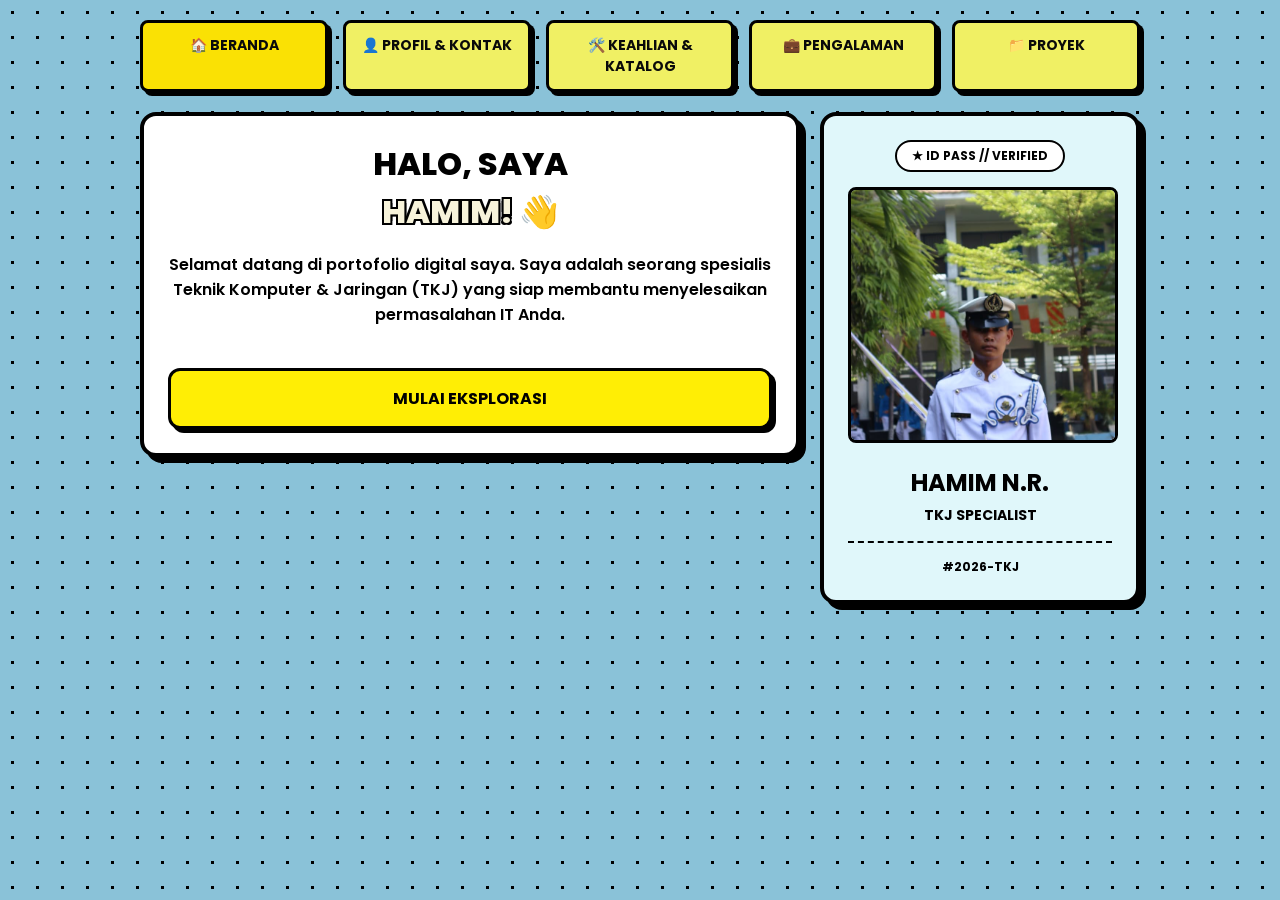
<file: INDEX.HTML>
<!DOCTYPE html>
<html lang="id">
<head>
    <meta charset="UTF-8">
    <title>Hamim Nafi Rizky - Portofolio</title>
    <!-- Menghubungkan file HTML ini dengan style.css -->
    <link rel="stylesheet" href="style.css">
</head>
<body>

    <div class="main-container">
        
        <!-- NAVIGASI ATAS -->
        <div class="nav-bar">
            <!-- Tambahkan class 'active' di halaman yang sesuai -->
            <a href="index.html" class="nav-btn active">🏠 BERANDA</a>
            <a href="profil.html" class="nav-btn">👤 PROFIL & KONTAK</a>
            <a href="keahlian.html" class="nav-btn">🛠️ KEAHLIAN & KATALOG</a>
            <a href="pengalaman.html" class="nav-btn">💼 PENGALAMAN</a>
            <a href="proyek.html" class="nav-btn">📁 PROYEK</a>
        </div>

        <!-- KONTEN BAWAH -->
        <div class="content-area">
            
            <!-- KIRI: KONTEN UTAMA (Sedikit saja untuk Beranda) -->
            <div class="left-content">
                <div class="card" style="text-align: center;">
                    <h1>HALO, SAYA <br> <span class="text-highlight">HAMIM!</span> 👋</h1>
                    <p style="font-weight: 600;">Selamat datang di portofolio digital saya. Saya adalah seorang spesialis Teknik Komputer & Jaringan (TKJ) yang siap membantu menyelesaikan permasalahan IT Anda.</p>
                    <br>
                    <!-- Tombol ini juga mengarah ke halaman profil -->
                    <a href="profil.html" class="btn-action">MULAI EKSPLORASI</a>
                </div>
            </div>

            <!-- KANAN: KARTU ID (Selalu Muncul) -->
            <div class="right-sidebar">
                <div class="card" style="text-align: center; background-color: #e0f7fa;">
                    <div style="border: 2px solid #000; background-color: #fff; display: inline-block; padding: 5px 15px; border-radius: 20px; font-weight: bold; font-size: 12px; margin-bottom: 15px;">
                        ★ ID PASS // VERIFIED
                    </div>
                    <!-- Ganti src dengan nama foto Anda -->
                    <img src="foto-profil.jpeg" alt="Foto Profil" style="width: 100%; height: 250px; object-fit: cover; border: 3px solid #000; border-radius: 8px; margin-bottom: 15px; background-color: #ccc;">
                    <h2 style="margin: 0;">HAMIM N.R.</h2>
                    <p style="margin: 5px 0 15px 0; font-size: 14px; font-weight: bold;">TKJ SPECIALIST</p>
                    <div style="border-top: 2px dashed #000; padding-top: 15px; font-size: 12px; font-weight: bold;">
                        #2026-TKJ <br>
                    </div>
                </div>
            </div>

        </div>
    </div>

</body>
</html>
</file>
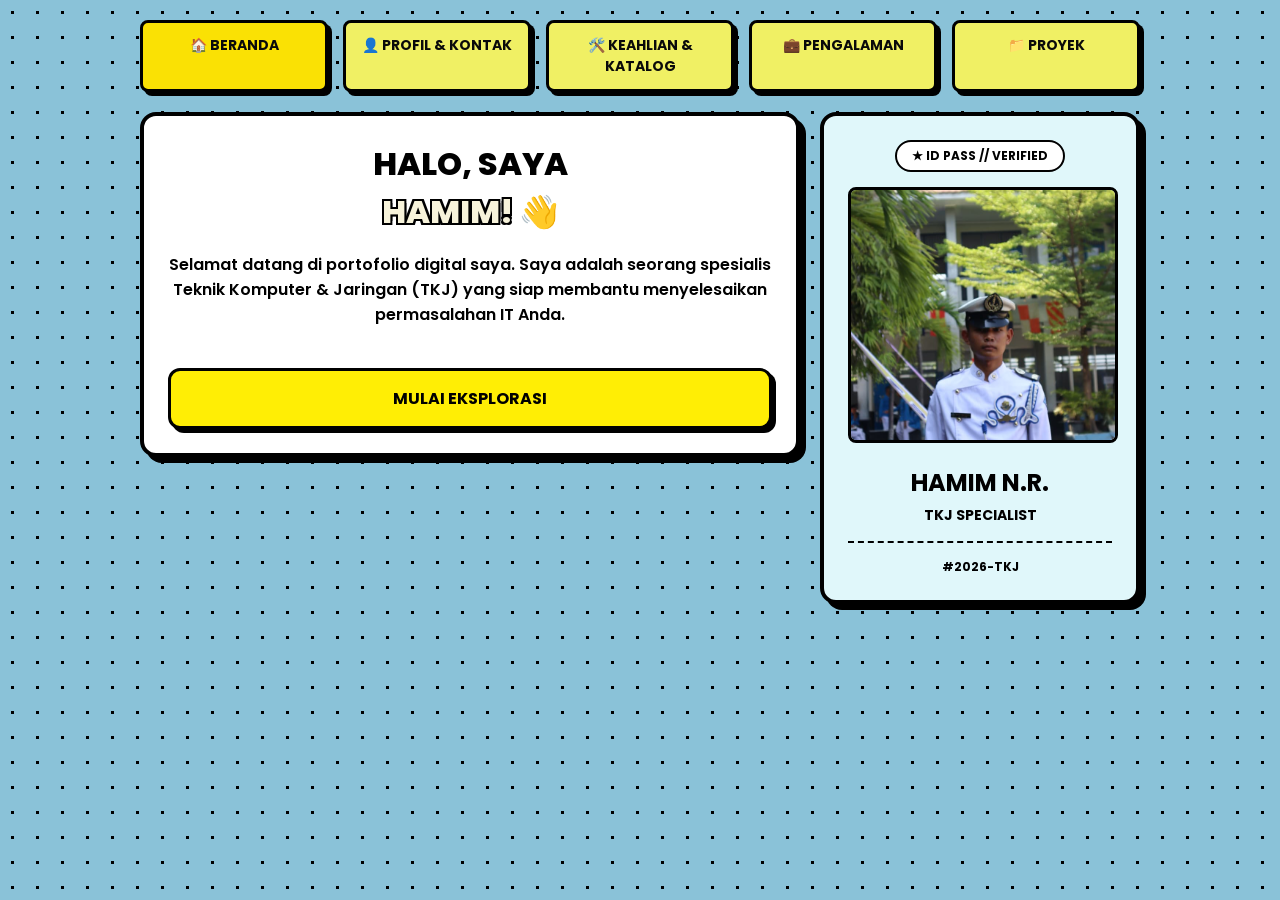
<file: index.html>
<!DOCTYPE html>
<html lang="id">
<head>
    <meta charset="UTF-8">
    <meta name="viewport" content="width=device-width, initial-scale=1.0">
    <title>Hamim Nafi Rizky - Portofolio</title>
    <!-- Menghubungkan file HTML ini dengan style.css -->
    <link rel="stylesheet" href="style.css">
</head>
<body>

    <div class="main-container">
        
        <!-- NAVIGASI ATAS -->
        <div class="nav-bar">
            <!-- Tambahkan class 'active' di halaman yang sesuai -->
            <a href="index.html" class="nav-btn active">🏠 BERANDA</a>
            <a href="profil.html" class="nav-btn">👤 PROFIL & KONTAK</a>
            <a href="keahlian.html" class="nav-btn">🛠️ KEAHLIAN & KATALOG</a>
            <a href="pengalaman.html" class="nav-btn">💼 PENGALAMAN</a>
            <a href="proyek.html" class="nav-btn">📁 PROYEK</a>
        </div>

        <!-- KONTEN BAWAH -->
        <div class="content-area">
            
            <!-- KIRI: KONTEN UTAMA (Sedikit saja untuk Beranda) -->
            <div class="left-content">
                <div class="card" style="text-align: center;">
                    <h1>HALO, SAYA <br> <span class="text-highlight">HAMIM!</span> 👋</h1>
                    <p style="font-weight: 600;">Selamat datang di portofolio digital saya. Saya adalah seorang spesialis Teknik Komputer & Jaringan (TKJ) yang siap membantu menyelesaikan permasalahan IT Anda.</p>
                    <br>
                    <!-- Tombol ini juga mengarah ke halaman profil -->
                    <a href="profil.html" class="btn-action">MULAI EKSPLORASI</a>
                </div>
            </div>

            <!-- KANAN: KARTU ID (Selalu Muncul) -->
            <div class="right-sidebar">
                <div class="card" style="text-align: center; background-color: #e0f7fa;">
                    <div style="border: 2px solid #000; background-color: #fff; display: inline-block; padding: 5px 15px; border-radius: 20px; font-weight: bold; font-size: 12px; margin-bottom: 15px;">
                        ★ ID PASS // VERIFIED
                    </div>
                    <!-- Ganti src dengan nama foto Anda -->
                    <img src="foto-profil.jpeg" alt="Foto Profil" style="width: 100%; height: 250px; object-fit: cover; border: 3px solid #000; border-radius: 8px; margin-bottom: 15px; background-color: #ccc;">
                    <h2 style="margin: 0;">HAMIM N.R.</h2>
                    <p style="margin: 5px 0 15px 0; font-size: 14px; font-weight: bold;">TKJ SPECIALIST</p>
                    <div style="border-top: 2px dashed #000; padding-top: 15px; font-size: 12px; font-weight: bold;">
                        #2026-TKJ <br>
                    </div>
                </div>
            </div>

        </div>
    </div>

</body>
</html>
</file>
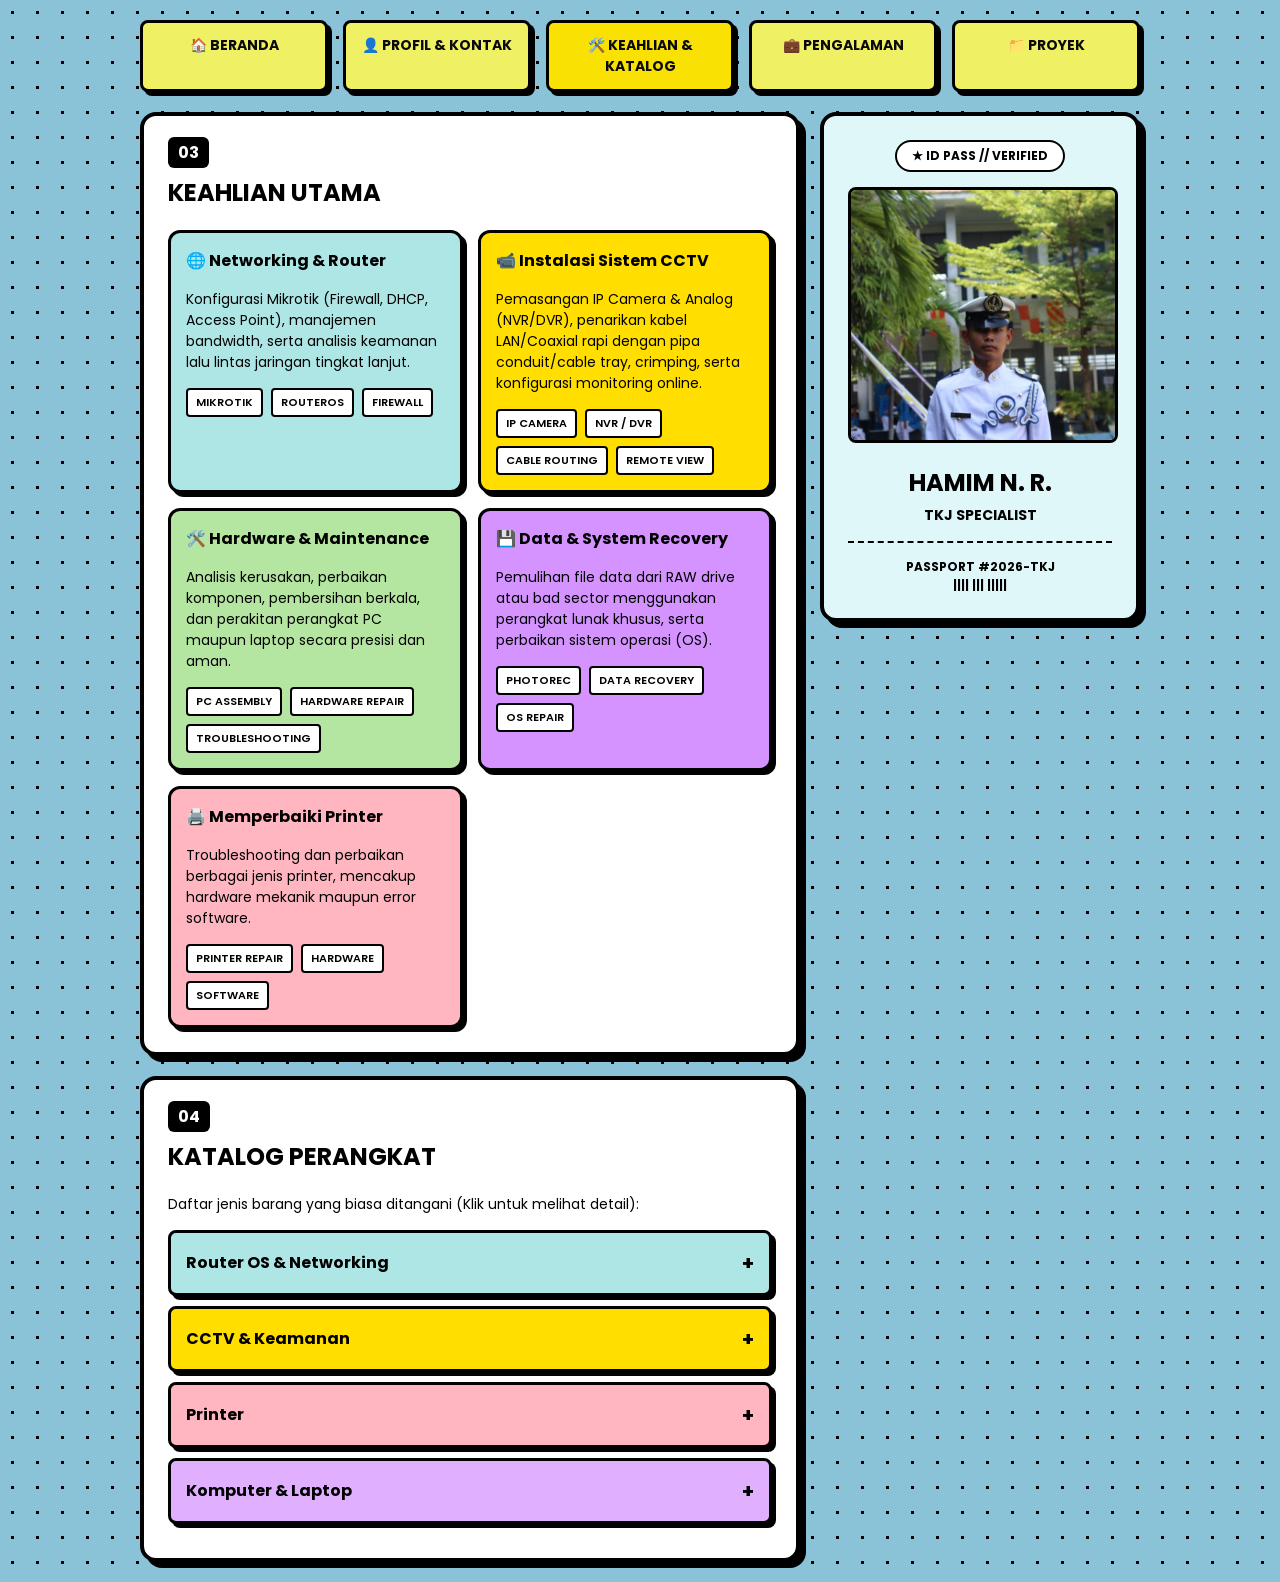
<file: keahlian.html>
<!DOCTYPE html>
<html lang="id">
<head>
    <meta charset="UTF-8">
    <meta name="viewport" content="width=device-width, initial-scale=1.0">
    <title>Hamim Nafi Rizky - Portofolio</title>
    <link rel="stylesheet" href="style.css">
</head>
<body>

    <div class="main-container">
        
        <!-- NAVIGASI ATAS -->
        <div class="nav-bar">
            <a href="index.html" class="nav-btn">🏠 BERANDA</a>
            <a href="profil.html" class="nav-btn">👤 PROFIL & KONTAK</a>
            <!-- Class active pindah ke sini -->
            <a href="keahlian.html" class="nav-btn active">🛠️ KEAHLIAN & KATALOG</a>
            <a href="pengalaman.html" class="nav-btn">💼 PENGALAMAN</a>
            <a href="proyek.html" class="nav-btn">📁 PROYEK</a>
        </div>

        <!-- KONTEN BAWAH -->
        <div class="content-area">
            
            <!-- KIRI: KONTEN KEAHLIAN -->
            <div class="left-content">
                
                <!-- BAGIAN KEAHLIAN UTAMA -->
                <div class="card">
                    <span style="background-color: #000; color: #fff; padding: 4px 10px; border-radius: 6px; font-weight: bold;">03</span>
                    <h2 style="margin-top: 10px;">KEAHLIAN UTAMA</h2>
                    
                    <div class="skills-grid">
                        
                        <div class="skill-card c-blue">
                            <h3>🌐 Networking & Router</h3>
                            <p>Konfigurasi Mikrotik (Firewall, DHCP, Access Point), manajemen bandwidth, serta analisis keamanan lalu lintas jaringan tingkat lanjut.</p>
                            <div class="tag-container">
                                <span class="tag">MIKROTIK</span>
                                <span class="tag">ROUTEROS</span>
                                <span class="tag">FIREWALL</span>
                            </div>
                        </div>

                        <div class="skill-card c-yellow">
                            <h3>📹 Instalasi Sistem CCTV</h3>
                            <p>Pemasangan IP Camera & Analog (NVR/DVR), penarikan kabel LAN/Coaxial rapi dengan pipa conduit/cable tray, crimping, serta konfigurasi monitoring online.</p>
                            <div class="tag-container">
                                <span class="tag">IP CAMERA</span>
                                <span class="tag">NVR / DVR</span>
                                <span class="tag">CABLE ROUTING</span>
                                <span class="tag">REMOTE VIEW</span>
                            </div>
                        </div>

                        <div class="skill-card c-green">
                            <h3>🛠️ Hardware & Maintenance</h3>
                            <p>Analisis kerusakan, perbaikan komponen, pembersihan berkala, dan perakitan perangkat PC maupun laptop secara presisi dan aman.</p>
                            <div class="tag-container">
                                <span class="tag">PC ASSEMBLY</span>
                                <span class="tag">HARDWARE REPAIR</span>
                                <span class="tag">TROUBLESHOOTING</span>
                            </div>
                        </div>

                        <div class="skill-card c-purple">
                            <h3>💾 Data & System Recovery</h3>
                            <p>Pemulihan file data dari RAW drive atau bad sector menggunakan perangkat lunak khusus, serta perbaikan sistem operasi (OS).</p>
                            <div class="tag-container">
                                <span class="tag">PHOTOREC</span>
                                <span class="tag">DATA RECOVERY</span>
                                <span class="tag">OS REPAIR</span>
                            </div>
                        </div>

                        <div class="skill-card c-pink">
                            <h3>🖨️ Memperbaiki Printer</h3>
                            <p>Troubleshooting dan perbaikan berbagai jenis printer, mencakup hardware mekanik maupun error software.</p>
                            <div class="tag-container">
                                <span class="tag">PRINTER REPAIR</span>
                                <span class="tag">HARDWARE</span>
                                <span class="tag">SOFTWARE</span>
                            </div>
                        </div>

                    </div>
                </div>

                <!-- BAGIAN KATALOG PERANGKAT (Accordion) -->
                <div class="card">
                    <span style="background-color: #000; color: #fff; padding: 4px 10px; border-radius: 6px; font-weight: bold;">04</span>
                    <h2 style="margin-top: 10px;">KATALOG PERANGKAT</h2>
                    <p style="margin-bottom: 10px; font-size: 14px;">Daftar jenis barang yang biasa ditangani (Klik untuk melihat detail):</p>
                    
                    <div class="accordion">
                        <details class="a-blue">
                            <summary>Router OS & Networking</summary>
                            <div class="accordion-content">
                                <ul>
                                    <li>Mikrotik RouterBoard (RB951, RB750, dll)</li>
                                    <li>Mikrotik Cloud Core Router (CCR)</li>
                                    <li>Access Point (Ubiquiti, TP-Link, Cisco)</li>
                                    <li>Switch Manageable & Unmanageable</li>
                                </ul>
                            </div>
                        </details>

                        <details class="a-yellow">
                            <summary>CCTV & Keamanan</summary>
                            <div class="accordion-content">
                                <ul>
                                    <li>DVR & NVR Systems</li>
                                    <li>IP Camera & Analog Camera</li>
                                    <li>Kamera PTZ (Pan-Tilt-Zoom)</li>
                                    <li>Kabel Coaxial & UTP untuk CCTV</li>
                                </ul>
                            </div>
                        </details>

                        <details class="a-pink">
                            <summary>Printer</summary>
                            <div class="accordion-content">
                                <ul>
                                    <li>Printer Epson</li>
                                    <li>Printer Canon</li>
                                </ul>
                            </div>
                        </details>

                        <details class="a-purple">
                            <summary>Komputer & Laptop</summary>
                            <div class="accordion-content">
                                <ul>
                                    <li>Motherboard & Processor (Intel/AMD)</li>
                                    <li>RAM & Penyimpanan (SSD, HDD, NVMe)</li>
                                    <li>Power Supply Unit (PSU) & VGA</li>
                                    <li>LCD/LED Panel & Keyboard Laptop</li>
                                </ul>
                            </div>
                        </details>
                    </div>
                </div>

            </div>

            <!-- KANAN: KARTU ID (Pastikan foto-profil.jpeg sesuai) -->
            <div class="right-sidebar">
                <div class="card" style="text-align: center; background-color: #e0f7fa;">
                    <div style="border: 2px solid #000; background-color: #fff; display: inline-block; padding: 5px 15px; border-radius: 20px; font-weight: bold; font-size: 12px; margin-bottom: 15px;">★ ID PASS // VERIFIED</div>
                    <img src="foto-profil.jpeg" alt="Foto Profil" style="width: 100%; height: 250px; object-fit: cover; border: 3px solid #000; border-radius: 8px; margin-bottom: 15px; background-color: #ccc;">
                    <h2 style="margin: 0;">HAMIM N. R.</h2>
                    <p style="margin: 5px 0 15px 0; font-size: 14px; font-weight: bold;">TKJ SPECIALIST</p>
                    <div style="border-top: 2px dashed #000; padding-top: 15px; font-size: 12px; font-weight: bold;">PASSPORT #2026-TKJ <br> |||| ||| |||||</div>
                </div>
            </div>

        </div>
    </div>

</body>
</html>
</file>
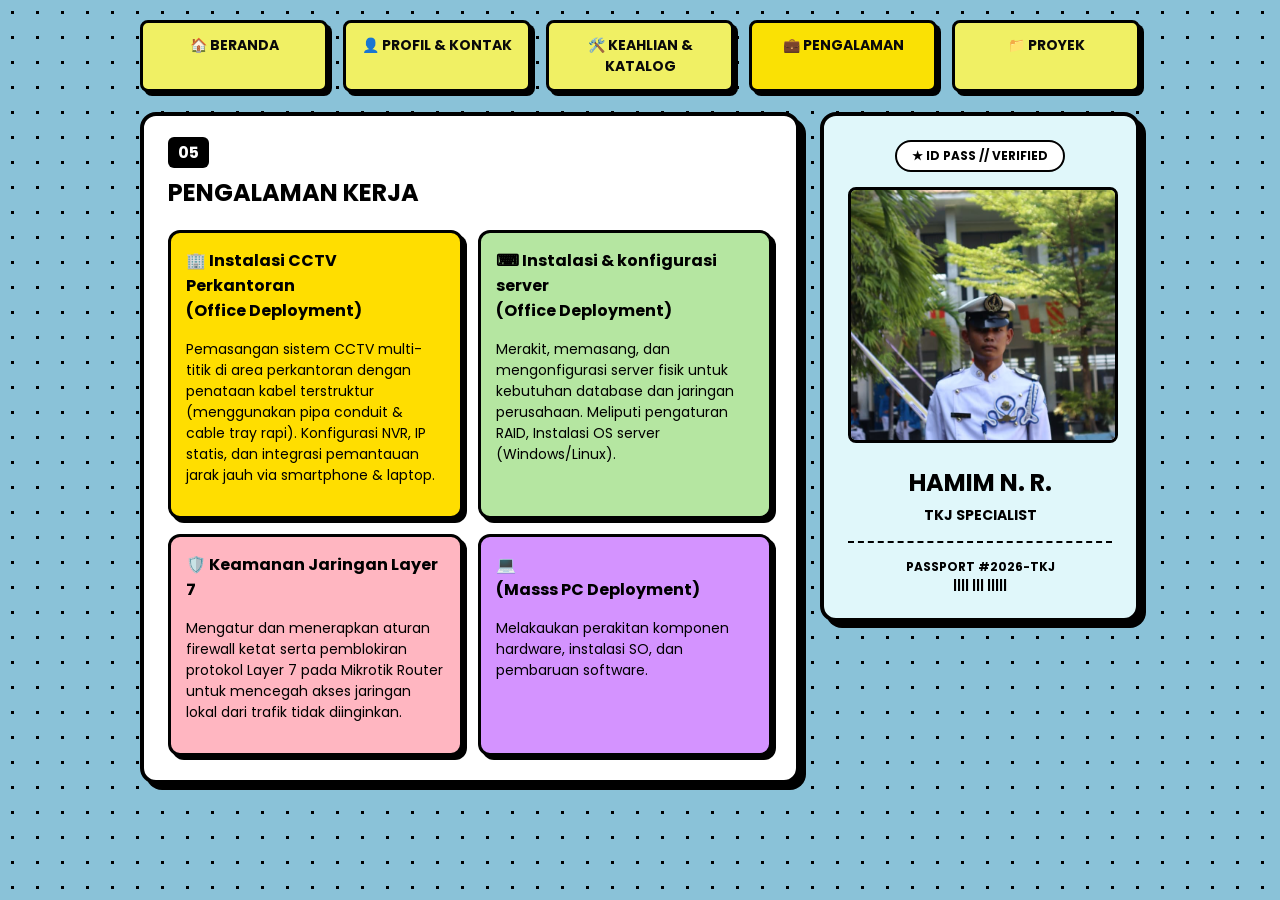
<file: pengalaman.html>
<!DOCTYPE html>
<html lang="id">
<head>
    <meta charset="UTF-8">
    <meta name="viewport" content="width=device-width, initial-scale=1.0">
    <title>Hamim Nafi Rizky - Portofolio</title>
    <link rel="stylesheet" href="style.css">
</head>
<body>

    <div class="main-container">
        
        <!-- NAVIGASI ATAS -->
        <div class="nav-bar">
            <a href="index.html" class="nav-btn">🏠 BERANDA</a>
            <a href="profil.html" class="nav-btn">👤 PROFIL & KONTAK</a>
            <a href="keahlian.html" class="nav-btn">🛠️ KEAHLIAN & KATALOG</a>
            <!-- Class active pindah ke sini -->
            <a href="pengalaman.html" class="nav-btn active">💼 PENGALAMAN</a>
            <a href="proyek.html" class="nav-btn">📁 PROYEK</a>
        </div>

        <!-- KONTEN BAWAH -->
        <div class="content-area">
            
            <!-- KIRI: KONTEN PENGALAMAN -->
            <div class="left-content">
                
                <div class="card">
                    <span style="background-color: #000; color: #fff; padding: 4px 10px; border-radius: 6px; font-weight: bold;">05</span>
                    <h2 style="margin-top: 10px;">PENGALAMAN KERJA</h2>
                    
                    <!-- Menggunakan skills-grid agar tampil 2 kolom -->
                    <div class="skills-grid">
                        
                        <div class="skill-card c-yellow">
                            <h3>🏢 Instalasi CCTV Perkantoran <br>(Office Deployment)</h3>
                            <p>Pemasangan sistem CCTV multi-titik di area perkantoran dengan penataan kabel terstruktur (menggunakan pipa conduit & cable tray rapi). Konfigurasi NVR, IP statis, dan integrasi pemantauan jarak jauh via smartphone & laptop.</p>
                        </div>

                        <div class="skill-card c-green">
                            <h3>⌨ Instalasi & konfigurasi server<br>(Office Deployment)</h3>
                            <p>Merakit, memasang, dan mengonfigurasi server fisik untuk kebutuhan database dan jaringan perusahaan. Meliputi pengaturan RAID, Instalasi OS server (Windows/Linux).</p>
                        </div>

                        <div class="skill-card c-pink">
                            <h3>🛡️ Keamanan Jaringan Layer 7</h3>
                            <p>Mengatur dan menerapkan aturan firewall ketat serta pemblokiran protokol Layer 7 pada Mikrotik Router untuk mencegah akses jaringan lokal dari trafik tidak diinginkan.</p>
                        </div>
                        
                        <div class="skill-card c-purple">
                            <h3>💻 <br>(Masss PC Deployment)</h3>
                            <p>Melakaukan perakitan komponen hardware, instalasi SO, dan pembaruan software.</p>
                        </div>

                    </div>
                </div>

            </div>

            <!-- KANAN: KARTU ID -->
            <div class="right-sidebar">
                <div class="card" style="text-align: center; background-color: #e0f7fa;">
                    <div style="border: 2px solid #000; background-color: #fff; display: inline-block; padding: 5px 15px; border-radius: 20px; font-weight: bold; font-size: 12px; margin-bottom: 15px;">★ ID PASS // VERIFIED</div>
                    <img src="foto-profil.jpeg" alt="Foto Profil" style="width: 100%; height: 250px; object-fit: cover; border: 3px solid #000; border-radius: 8px; margin-bottom: 15px; background-color: #ccc;">
                    <h2 style="margin: 0;">HAMIM N. R.</h2>
                    <p style="margin: 5px 0 15px 0; font-size: 14px; font-weight: bold;">TKJ SPECIALIST</p>
                    <div style="border-top: 2px dashed #000; padding-top: 15px; font-size: 12px; font-weight: bold;">PASSPORT #2026-TKJ <br> |||| ||| |||||</div>
                </div>
            </div>

        </div>
    </div>

</body>
</html>
</file>
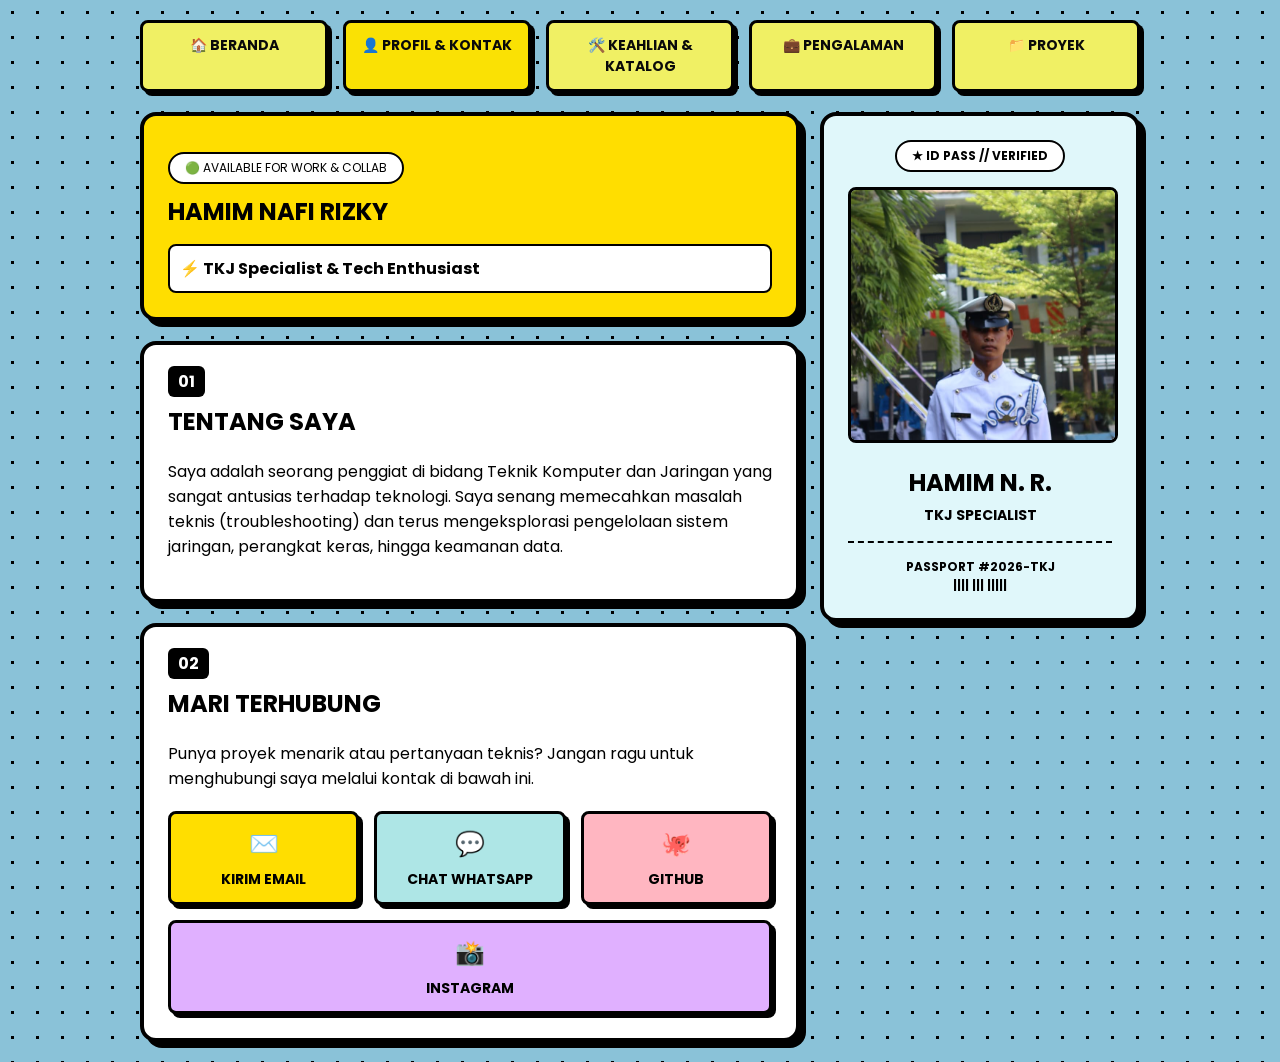
<file: PROFIL.HTML>
<!DOCTYPE html>
<html lang="id">
<head>
    <meta charset="UTF-8">
    <title>Hamim Nafi Rizky - Portofolio</title>
    <link rel="stylesheet" href="style.css">
    <style>
        /* Desain khusus untuk barisan tombol di halaman profil */
        .social-links {
            display: flex;
            gap: 15px;
            flex-wrap: wrap; /* Agar rapi jika dibuka di layar kecil */
        }
        
        .social-btn {
            flex: 1; /* Membuat tombol berbagi ruang secara rata */
            min-width: 120px; /* Lebar minimum tombol */
            padding: 12px;
            font-size: 14px;
            font-weight: 700;
            text-align: center;
            text-decoration: none;
            color: #000;
            border: 3px solid #000;
            border-radius: 8px;
            box-shadow: 4px 4px 0px #000;
            transition: transform 0.1s ease, box-shadow 0.1s ease;
            display: flex;
            flex-direction: column;
            align-items: center;
            justify-content: center;
            gap: 8px; /* Jarak antara ikon dan teks */
        }

        .social-btn:active {
            transform: translate(4px, 4px);
            box-shadow: 0px 0px 0px #000;
            margin-bottom: -4px;
        }

        /* Warna masing-masing tombol */
        .btn-email { background-color: #ffde00; }
        .btn-wa { background-color: #aee6e6; }
        .btn-github { background-color: #ffb6c1; }
        .btn-linkedin { background-color: #b5e6a1; }
        .btn-ig { background-color: #e0b0ff; }
        
        /* Ikon emoji diperbesar sedikit */
        .social-btn span {
            font-size: 24px;
        }
    </style>
</head>
<body>

    <div class="main-container">
        
        <!-- NAVIGASI ATAS -->
        <div class="nav-bar">
            <a href="index.html" class="nav-btn">🏠 BERANDA</a>
            <!-- Class active ada di sini -->
            <a href="profil.html" class="nav-btn active">👤 PROFIL & KONTAK</a>
            <a href="keahlian.html" class="nav-btn">🛠️ KEAHLIAN & KATALOG</a>
            <a href="pengalaman.html" class="nav-btn">💼 PENGALAMAN</a>
            <a href="proyek.html" class="nav-btn">📁 PROYEK</a>
        </div>

        <!-- KONTEN BAWAH -->
        <div class="content-area">
            
            <!-- KIRI: KONTEN PROFIL -->
            <div class="left-content">
                
                <div class="card" style="background-color: #ffde00;">
                    <p style="font-size: 12px; border: 2px solid #000; border-radius: 20px; display: inline-block; padding: 5px 15px; background: #fff; margin-bottom: 10px;">🟢 AVAILABLE FOR WORK & COLLAB</p>
                    <h2 style="margin: 0; font-size: 24px;">HAMIM NAFI RIZKY</h2>
                    <div style="background: #fff; border: 2px solid #000; padding: 10px; border-radius: 8px; margin-top: 15px; font-weight: bold;">
                        ⚡ TKJ Specialist & Tech Enthusiast
                    </div>
                </div>

                <div class="card">
                    <span style="background-color: #000; color: #fff; padding: 4px 10px; border-radius: 6px; font-weight: bold;">01</span>
                    <h2 style="margin-top: 10px;">TENTANG SAYA</h2>
                    <p>Saya adalah seorang penggiat di bidang Teknik Komputer dan Jaringan yang sangat antusias terhadap teknologi. Saya senang memecahkan masalah teknis (troubleshooting) dan terus mengeksplorasi pengelolaan sistem jaringan, perangkat keras, hingga keamanan data.</p>
                </div>

                <!-- BAGIAN MARI TERHUBUNG (Kontak & Sosial Media) -->
                <div class="card">
                    <span style="background-color: #000; color: #fff; padding: 4px 10px; border-radius: 6px; font-weight: bold;">02</span>
                    <h2 style="margin-top: 10px;">MARI TERHUBUNG</h2>
                    <p style="margin-bottom: 20px;">Punya proyek menarik atau pertanyaan teknis? Jangan ragu untuk menghubungi saya melalui kontak di bawah ini.</p>
                    
                    <div class="social-links">
                        <!-- Link Email (Gunakan 'mailto:') -->
                        <a href="mailto:nafirizkyhamim@gmail.com" class="social-btn btn-email">
                            <span>✉️</span> KIRIM EMAIL
                        </a>
                        
                        <!-- Link WhatsApp (Gunakan 'wa.me/') -->
                        <a href="https://wa.me/6287852067347" target="_blank" class="social-btn btn-wa">
                            <span>💬</span> CHAT WHATSAPP
                        </a>
                        
                        <!-- Link GitHub -->
                        <a href="https://github.com/nafirizkyhamim-png" target="_blank" class="social-btn btn-github">
                            <span>🐙</span> GITHUB
                        </a>
                        
                        <!-- Link Instagram -->
                        <a href="https://www.instagram.com/mimnaf" target="_blank" class="social-btn btn-ig">
                            <span>📸</span> INSTAGRAM
                        </a>
                    </div>
                </div>

            </div>

            <!-- KANAN: KARTU ID -->
            <div class="right-sidebar">
                <div class="card" style="text-align: center; background-color: #e0f7fa;">
                    <div style="border: 2px solid #000; background-color: #fff; display: inline-block; padding: 5px 15px; border-radius: 20px; font-weight: bold; font-size: 12px; margin-bottom: 15px;">★ ID PASS // VERIFIED</div>
                    <!-- Pastikan nama file foto sudah disesuaikan -->
                    <img src="foto-profil.jpeg" alt="Foto Profil" style="width: 100%; height: 250px; object-fit: cover; border: 3px solid #000; border-radius: 8px; margin-bottom: 15px; background-color: #ccc;">
                    <h2 style="margin: 0;">HAMIM N. R.</h2>
                    <p style="margin: 5px 0 15px 0; font-size: 14px; font-weight: bold;">TKJ SPECIALIST</p>
                    <div style="border-top: 2px dashed #000; padding-top: 15px; font-size: 12px; font-weight: bold;">PASSPORT #2026-TKJ <br> |||| ||| |||||</div>
                </div>
            </div>

        </div>
    </div>

</body>
</html>
</file>
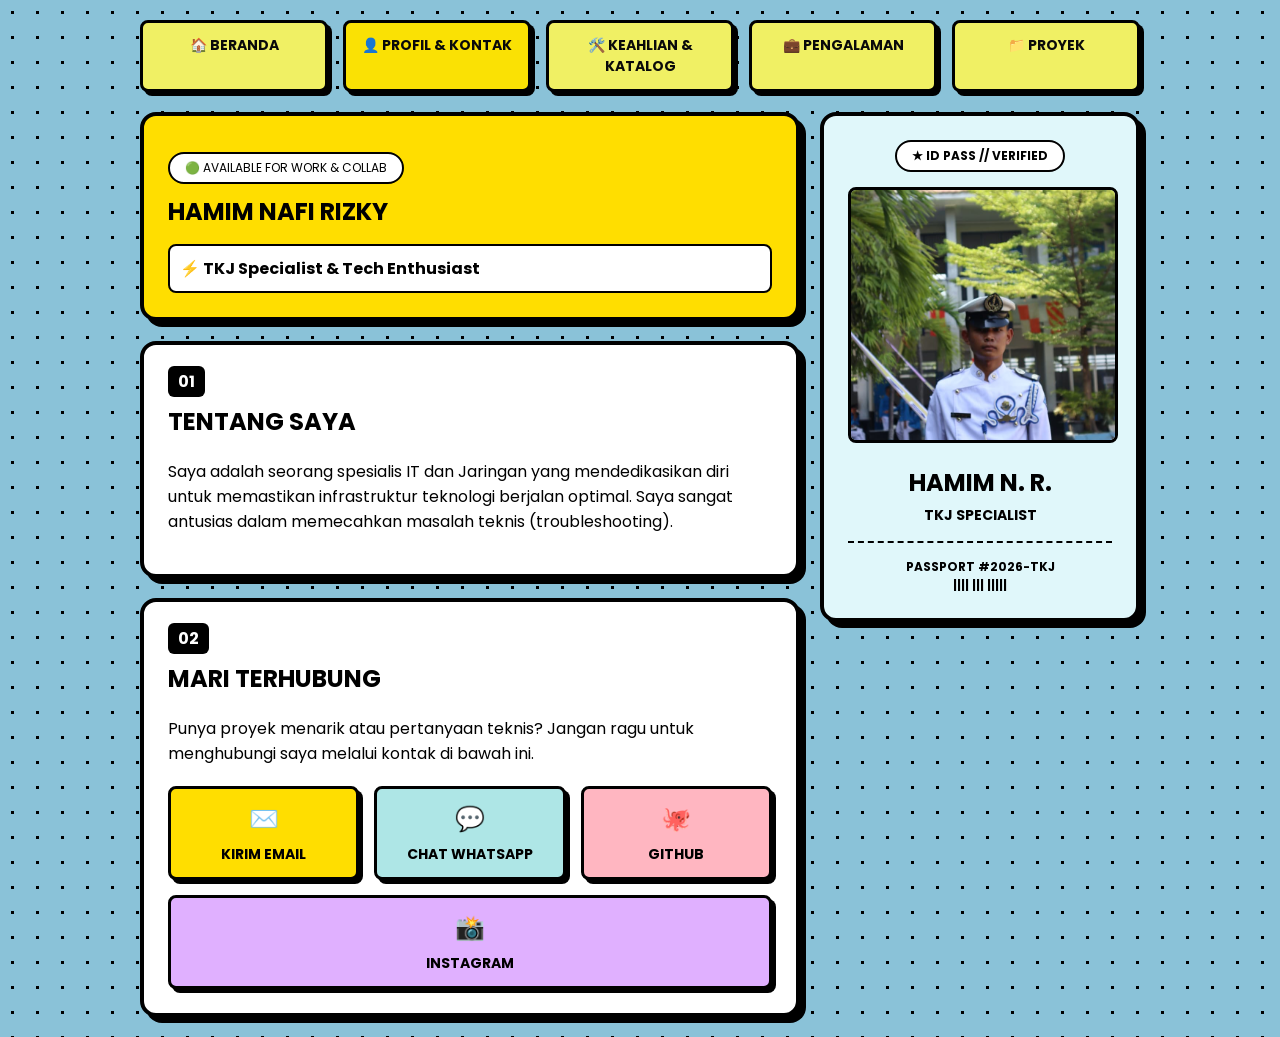
<file: profil.html>
<!DOCTYPE html>
<html lang="id">
<head>
    <meta charset="UTF-8">
    <title>Hamim Nafi Rizky - Portofolio</title>
    <meta name="viewport" content="width=device-width, initial-scale=1.0">
    <link rel="stylesheet" href="style.css">
    <style>
        /* Desain khusus untuk barisan tombol di halaman profil */
        .social-links {
            display: flex;
            gap: 15px;
            flex-wrap: wrap; /* Agar rapi jika dibuka di layar kecil */
        }
        
        .social-btn {
            flex: 1; /* Membuat tombol berbagi ruang secara rata */
            min-width: 120px; /* Lebar minimum tombol */
            padding: 12px;
            font-size: 14px;
            font-weight: 700;
            text-align: center;
            text-decoration: none;
            color: #000;
            border: 3px solid #000;
            border-radius: 8px;
            box-shadow: 4px 4px 0px #000;
            transition: transform 0.1s ease, box-shadow 0.1s ease;
            display: flex;
            flex-direction: column;
            align-items: center;
            justify-content: center;
            gap: 8px; /* Jarak antara ikon dan teks */
        }

        .social-btn:active {
            transform: translate(4px, 4px);
            box-shadow: 0px 0px 0px #000;
            margin-bottom: -4px;
        }

        /* Warna masing-masing tombol */
        .btn-email { background-color: #ffde00; }
        .btn-wa { background-color: #aee6e6; }
        .btn-github { background-color: #ffb6c1; }
        .btn-linkedin { background-color: #b5e6a1; }
        .btn-ig { background-color: #e0b0ff; }
        
        /* Ikon emoji diperbesar sedikit */
        .social-btn span {
            font-size: 24px;
        }
    </style>
</head>
<body>

    <div class="main-container">
        
        <!-- NAVIGASI ATAS -->
        <div class="nav-bar">
            <a href="index.html" class="nav-btn">🏠 BERANDA</a>
            <!-- Class active ada di sini -->
            <a href="profil.html" class="nav-btn active">👤 PROFIL & KONTAK</a>
            <a href="keahlian.html" class="nav-btn">🛠️ KEAHLIAN & KATALOG</a>
            <a href="pengalaman.html" class="nav-btn">💼 PENGALAMAN</a>
            <a href="proyek.html" class="nav-btn">📁 PROYEK</a>
        </div>

        <!-- KONTEN BAWAH -->
        <div class="content-area">
            
            <!-- KIRI: KONTEN PROFIL -->
            <div class="left-content">
                
                <div class="card" style="background-color: #ffde00;">
                    <p style="font-size: 12px; border: 2px solid #000; border-radius: 20px; display: inline-block; padding: 5px 15px; background: #fff; margin-bottom: 10px;">🟢 AVAILABLE FOR WORK & COLLAB</p>
                    <h2 style="margin: 0; font-size: 24px;">HAMIM NAFI RIZKY</h2>
                    <div style="background: #fff; border: 2px solid #000; padding: 10px; border-radius: 8px; margin-top: 15px; font-weight: bold;">
                        ⚡ TKJ Specialist & Tech Enthusiast
                    </div>
                </div>

                <div class="card">
                    <span style="background-color: #000; color: #fff; padding: 4px 10px; border-radius: 6px; font-weight: bold;">01</span>
                    <h2 style="margin-top: 10px;">TENTANG SAYA</h2>
                    <p>Saya adalah seorang spesialis IT dan Jaringan yang mendedikasikan diri untuk memastikan infrastruktur teknologi berjalan optimal. Saya sangat antusias dalam memecahkan masalah teknis (troubleshooting).</p>
                </div>

                <!-- BAGIAN MARI TERHUBUNG (Kontak & Sosial Media) -->
                <div class="card">
                    <span style="background-color: #000; color: #fff; padding: 4px 10px; border-radius: 6px; font-weight: bold;">02</span>
                    <h2 style="margin-top: 10px;">MARI TERHUBUNG</h2>
                    <p style="margin-bottom: 20px;">Punya proyek menarik atau pertanyaan teknis? Jangan ragu untuk menghubungi saya melalui kontak di bawah ini.</p>
                    
                    <div class="social-links">
                        <!-- Link Email (Gunakan 'mailto:') -->
                        <a href="mailto:nafirizkyhamim@gmail.com" class="social-btn btn-email">
                            <span>✉️</span> KIRIM EMAIL
                        </a>
                        
                        <!-- Link WhatsApp (Gunakan 'wa.me/') -->
                        <a href="https://wa.me/6287852067347" target="_blank" class="social-btn btn-wa">
                            <span>💬</span> CHAT WHATSAPP
                        </a>
                        
                        <!-- Link GitHub -->
                        <a href="https://github.com/nafirizkyhamim-png" target="_blank" class="social-btn btn-github">
                            <span>🐙</span> GITHUB
                        </a>
                        
                        <!-- Link Instagram -->
                        <a href="https://www.instagram.com/mimnaf" target="_blank" class="social-btn btn-ig">
                            <span>📸</span> INSTAGRAM
                        </a>
                    </div>
                </div>

            </div>

            <!-- KANAN: KARTU ID -->
            <div class="right-sidebar">
                <div class="card" style="text-align: center; background-color: #e0f7fa;">
                    <div style="border: 2px solid #000; background-color: #fff; display: inline-block; padding: 5px 15px; border-radius: 20px; font-weight: bold; font-size: 12px; margin-bottom: 15px;">★ ID PASS // VERIFIED</div>
                    <!-- Pastikan nama file foto sudah disesuaikan -->
                    <img src="foto-profil.jpeg" alt="Foto Profil" style="width: 100%; height: 250px; object-fit: cover; border: 3px solid #000; border-radius: 8px; margin-bottom: 15px; background-color: #ccc;">
                    <h2 style="margin: 0;">HAMIM N. R.</h2>
                    <p style="margin: 5px 0 15px 0; font-size: 14px; font-weight: bold;">TKJ SPECIALIST</p>
                    <div style="border-top: 2px dashed #000; padding-top: 15px; font-size: 12px; font-weight: bold;">PASSPORT #2026-TKJ <br> |||| ||| |||||</div>
                </div>
            </div>

        </div>
    </div>

</body>
</html>
</file>
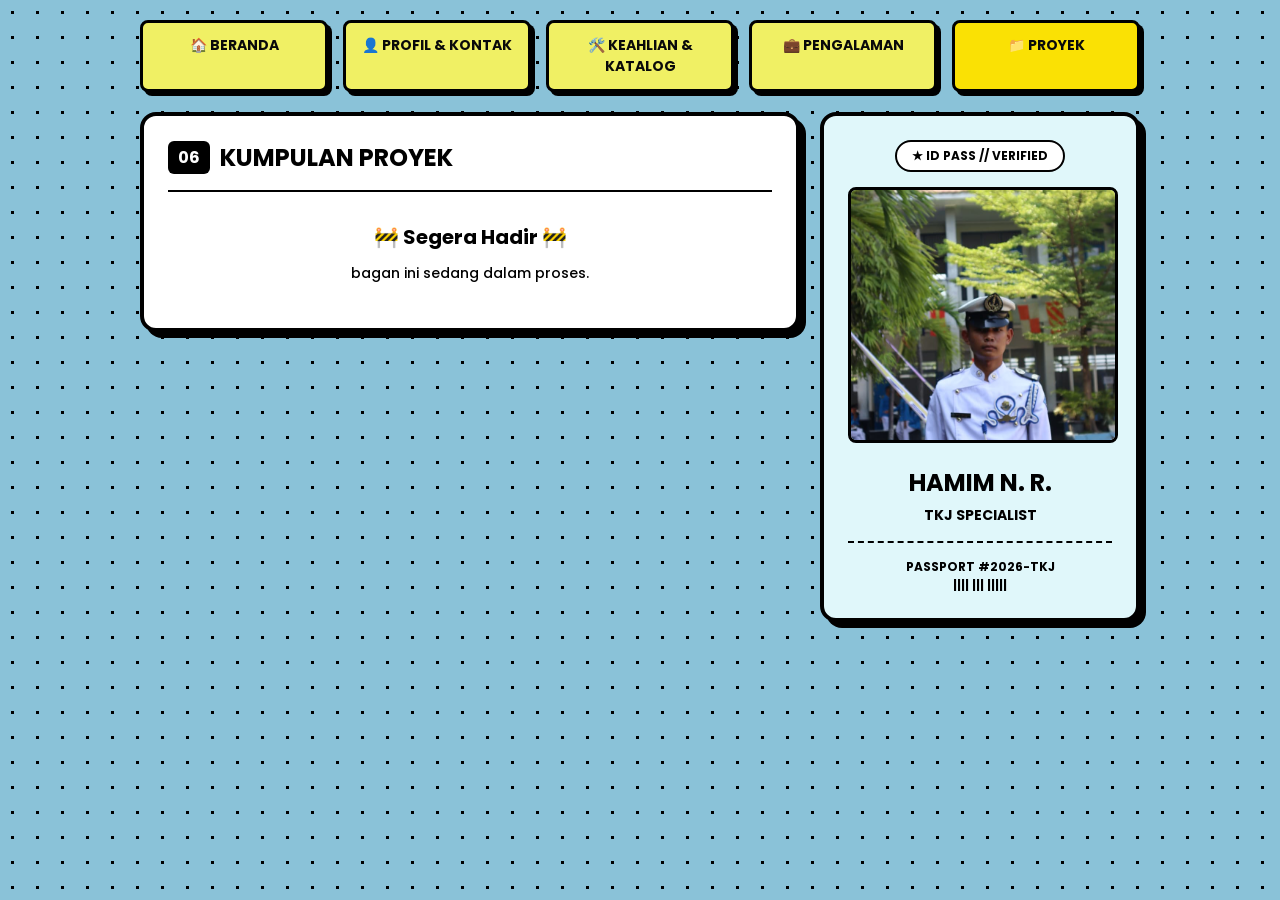
<file: proyek.html>
<!DOCTYPE html>
<html lang="id">
<head>
    <meta charset="UTF-8">
    <meta name="viewport" content="width=device-width, initial-scale=1.0">
    <title>Hamim Nafi Rizky - Portofolio</title>
    <link rel="stylesheet" href="style.css">
</head>
<body>

    <div class="main-container">
        
        <!-- NAVIGASI ATAS -->
        <div class="nav-bar">
            <a href="index.html" class="nav-btn">🏠 BERANDA</a>
            <a href="profil.html" class="nav-btn">👤 PROFIL & KONTAK</a>
            <a href="keahlian.html" class="nav-btn">🛠️ KEAHLIAN & KATALOG</a>
            <a href="pengalaman.html" class="nav-btn">💼 PENGALAMAN</a>
            <!-- Class active pindah ke menu Proyek -->
            <a href="proyek.html" class="nav-btn active">📁 PROYEK</a>
        </div>

        <!-- KONTEN BAWAH -->
        <div class="content-area">
            
            <!-- KIRI: KONTEN PROYEK -->
            <div class="left-content">
                
                <div class="card">
                    <div style="display: flex; align-items: center; gap: 10px; margin-bottom: 15px;">
                        <span style="background-color: #000; color: #fff; padding: 4px 10px; border-radius: 6px; font-weight: bold;">06</span>
                        <h2 style="margin: 0;">KUMPULAN PROYEK</h2>
                    </div>
                    
                    <!-- Garis pembatas -->
                    <hr style="border: 1px solid #000; margin-bottom: 30px;">
                    
                    <!-- Konten Tengah Segera Hadir -->
                    <div style="text-align: center; padding-bottom: 20px;">
                        <h3 style="font-size: 20px; margin-bottom: 10px;">🚧 Segera Hadir 🚧</h3>
                        <p style="font-weight: 500; font-size: 14px; max-width: 80%; margin: 0 auto; line-height: 1.6;">
                            bagan ini sedang dalam proses.
                        </p>
                    </div>
                </div>

            </div>

            <!-- KANAN: KARTU ID -->
            <div class="right-sidebar">
                <div class="card" style="text-align: center; background-color: #e0f7fa;">
                    <div style="border: 2px solid #000; background-color: #fff; display: inline-block; padding: 5px 15px; border-radius: 20px; font-weight: bold; font-size: 12px; margin-bottom: 15px;">★ ID PASS // VERIFIED</div>
                    <img src="foto-profil.jpeg" alt="Foto Profil" style="width: 100%; height: 250px; object-fit: cover; border: 3px solid #000; border-radius: 8px; margin-bottom: 15px; background-color: #ccc;">
                    <h2 style="margin: 0;">HAMIM N. R.</h2>
                    <p style="margin: 5px 0 15px 0; font-size: 14px; font-weight: bold;">TKJ SPECIALIST</p>
                    <div style="border-top: 2px dashed #000; padding-top: 15px; font-size: 12px; font-weight: bold;">PASSPORT #2026-TKJ <br> |||| ||| |||||</div>
                </div>
            </div>

        </div>
    </div>

</body>
</html>
</file>
<file: style.css>
@import url('https://fonts.googleapis.com/css2?family=Poppins:wght@400;600;700;800&display=swap');

/* Pengaturan Dasar */
body {
    font-family: 'Poppins', sans-serif;
    background-color: #8ac2d8;
    background-image: radial-gradient(#000 1.5px, transparent 1.5px);
    background-size: 25px 25px;
    margin: 0;
    padding: 20px;
    display: flex;
    justify-content: center;
}

/* Layout Desktop */
.main-container {
    max-width: 1000px;
    width: 100%;
}

/* Navigasi Atas */
.nav-bar {
    display: flex;
    gap: 15px;
    margin-bottom: 20px;
    flex-wrap: wrap;
}

.nav-btn {
    flex: 1;
    min-width: 150px;
    background-color: #f0f064;
    color: #0a0a0a;
    padding: 12px;
    font-size: 14px;
    font-weight: 700;
    text-align: center;
    text-decoration: none;
    border: 3px solid #000;
    border-radius: 8px;
    box-shadow: 4px 4px 0px #000;
    transition: transform 0.1s ease, box-shadow 0.1s ease;
}

.nav-btn:active {
    transform: translate(4px, 4px) !important;
    box-shadow: 0px 0px 0px #000 !important;
    margin-bottom: -4px;
}

/* Warna kuning untuk halaman yang sedang aktif dibuka */
.nav-btn.active {
    background-color: #fae104;
}

/* Area Konten Bawah (Kiri Konten, Kanan ID Card) */
.content-area {
    display: flex;
    gap: 20px;
    align-items: flex-start;
}

.left-content {
    flex: 1; /* Mengambil sisa ruang di kiri */
    display: flex;
    flex-direction: column;
    gap: 20px;
}

.right-sidebar {
    width: 320px; /* Lebar tetap untuk Kartu ID di kanan */
    position: sticky;
    top: 20px;
}

/* Desain Kotak Kartu */
.card {
    background-color: #ffffff;
    border: 4px solid #000000;
    border-radius: 16px;
    padding: 24px;
    box-shadow: 6px 6px 0px #000000;
}

h1 { font-size: 32px; font-weight: 800; margin-top: 0; margin-bottom: 15px;}
.text-highlight {
    color: #f7f3da;
    text-shadow: -2px -2px 0 #000, 2px -2px 0 #000, -2px 2px 0 #000, 2px 2px 0 #000;
}

/* Tombol Aksi */
.btn-action {
    display: block;
    padding: 15px;
    font-size: 16px;
    font-weight: 700;
    text-align: center;
    text-decoration: none;
    color: #000;
    background-color: #ffee05;
    border: 3px solid #000;
    border-radius: 12px;
    box-shadow: 4px 4px 0px #000;
    cursor: pointer;
    transition: transform 0.1s ease, box-shadow 0.1s ease;
}
.btn-action:active {
    transform: translate(4px, 4px);
    box-shadow: 0px 0px 0px #000;
}
/* Grid untuk Keahlian Utama (2 Kolom) */
.skills-grid {
    display: grid;
    grid-template-columns: 1fr 1fr;
    gap: 15px;
}

.skill-card {
    border: 3px solid #000;
    border-radius: 12px;
    padding: 15px;
    background-color: #fff;
    box-shadow: 4px 4px 0px #000;
}

/* Warna khusus untuk tiap kartu keahlian */
.skill-card.c-blue { background-color: #aee6e6; }
.skill-card.c-yellow { background-color: #ffde00; }
.skill-card.c-green { background-color: #b5e6a1; }
.skill-card.c-purple { background-color: #d493ff; }
.skill-card.c-pink { background-color: #ffb6c1; }

.skill-card h3 {
    margin-top: 0;
    font-size: 16px;
    display: flex;
    align-items: center;
    gap: 8px;
}

.skill-card p {
    font-size: 14px;
    margin-bottom: 15px;
}

/* Label / Tag Kecil di dalam Keahlian */
.tag-container {
    display: flex;
    flex-wrap: wrap;
    gap: 8px;
}
.tag {
    font-size: 11px;
    font-weight: 600;
    padding: 4px 8px;
    border: 2px solid #000;
    border-radius: 4px;
    background-color: #fff;
}

/* Desain Accordion (Katalog Perangkat) */
.accordion {
    margin-top: 15px;
}
details {
    border: 3px solid #000;
    border-radius: 8px;
    margin-bottom: 10px;
    background-color: #fff;
    box-shadow: 4px 4px 0px #000;
    overflow: hidden;
}

/* Warna Accordion */
details.a-blue { background-color: #aee6e6; }
details.a-yellow { background-color: #ffde00; }
details.a-pink { background-color: #ffb6c1; }
details.a-purple { background-color: #e0b0ff; }

summary {
    padding: 15px;
    font-weight: 700;
    cursor: pointer;
    list-style: none; /* Menghilangkan panah default */
    display: flex;
    justify-content: space-between;
    align-items: center;
}
summary::-webkit-details-marker {
    display: none;
}
summary::after {
    content: '+';
    font-size: 20px;
    font-weight: bold;
}
details[open] summary::after {
    content: '-';
}
.accordion-content {
    padding: 0 15px 15px 15px;
    font-size: 14px;
    background-color: #fff;
    border-top: 2px solid #000; /* Garis batas antara judul dan isi */
}
.accordion-content ul {
    margin: 10px 0 0 0;
    padding-left: 20px;
}

/* =========================================
   MEDIA QUERY UNTUK TAMPILAN HP (MOBILE)
   ========================================= */
@media (max-width: 768px) {
    
    /* Mengubah arah konten dari bersampingan (kiri-kanan) menjadi atas-bawah */
    .content-area {
        flex-direction: column; /* Foto ID Card akan ada di atas konten */
    }

    /* Membuat ID Card selebar layar HP */
    .right-sidebar {
        width: 100%;
        position: relative; /* Menghapus efek sticky agar bisa di-scroll */
        top: 0;
    }

    /* Membuat Navigasi tombolnya bertumpuk 2-2 atau menyesuaikan */
    .nav-btn {
        flex: 1 1 45%; /* Tombol navigasi akan membagi ruang 2 kolom di HP */
        padding: 10px;
        font-size: 12px;
    }

    /* Grid Keahlian dan Pengalaman menjadi 1 kolom (atas-bawah) */
    .skills-grid {
        grid-template-columns: 1fr;
    }

    /* Mengurangi ukuran jarak dan padding agar pas di layar HP */
    body {
        padding: 10px;
    }
    
    .card {
        padding: 15px;
    }

    h1 {
        font-size: 24px;
    }

    .text-highlight {
        font-size: 28px;
    }
}
</file>
